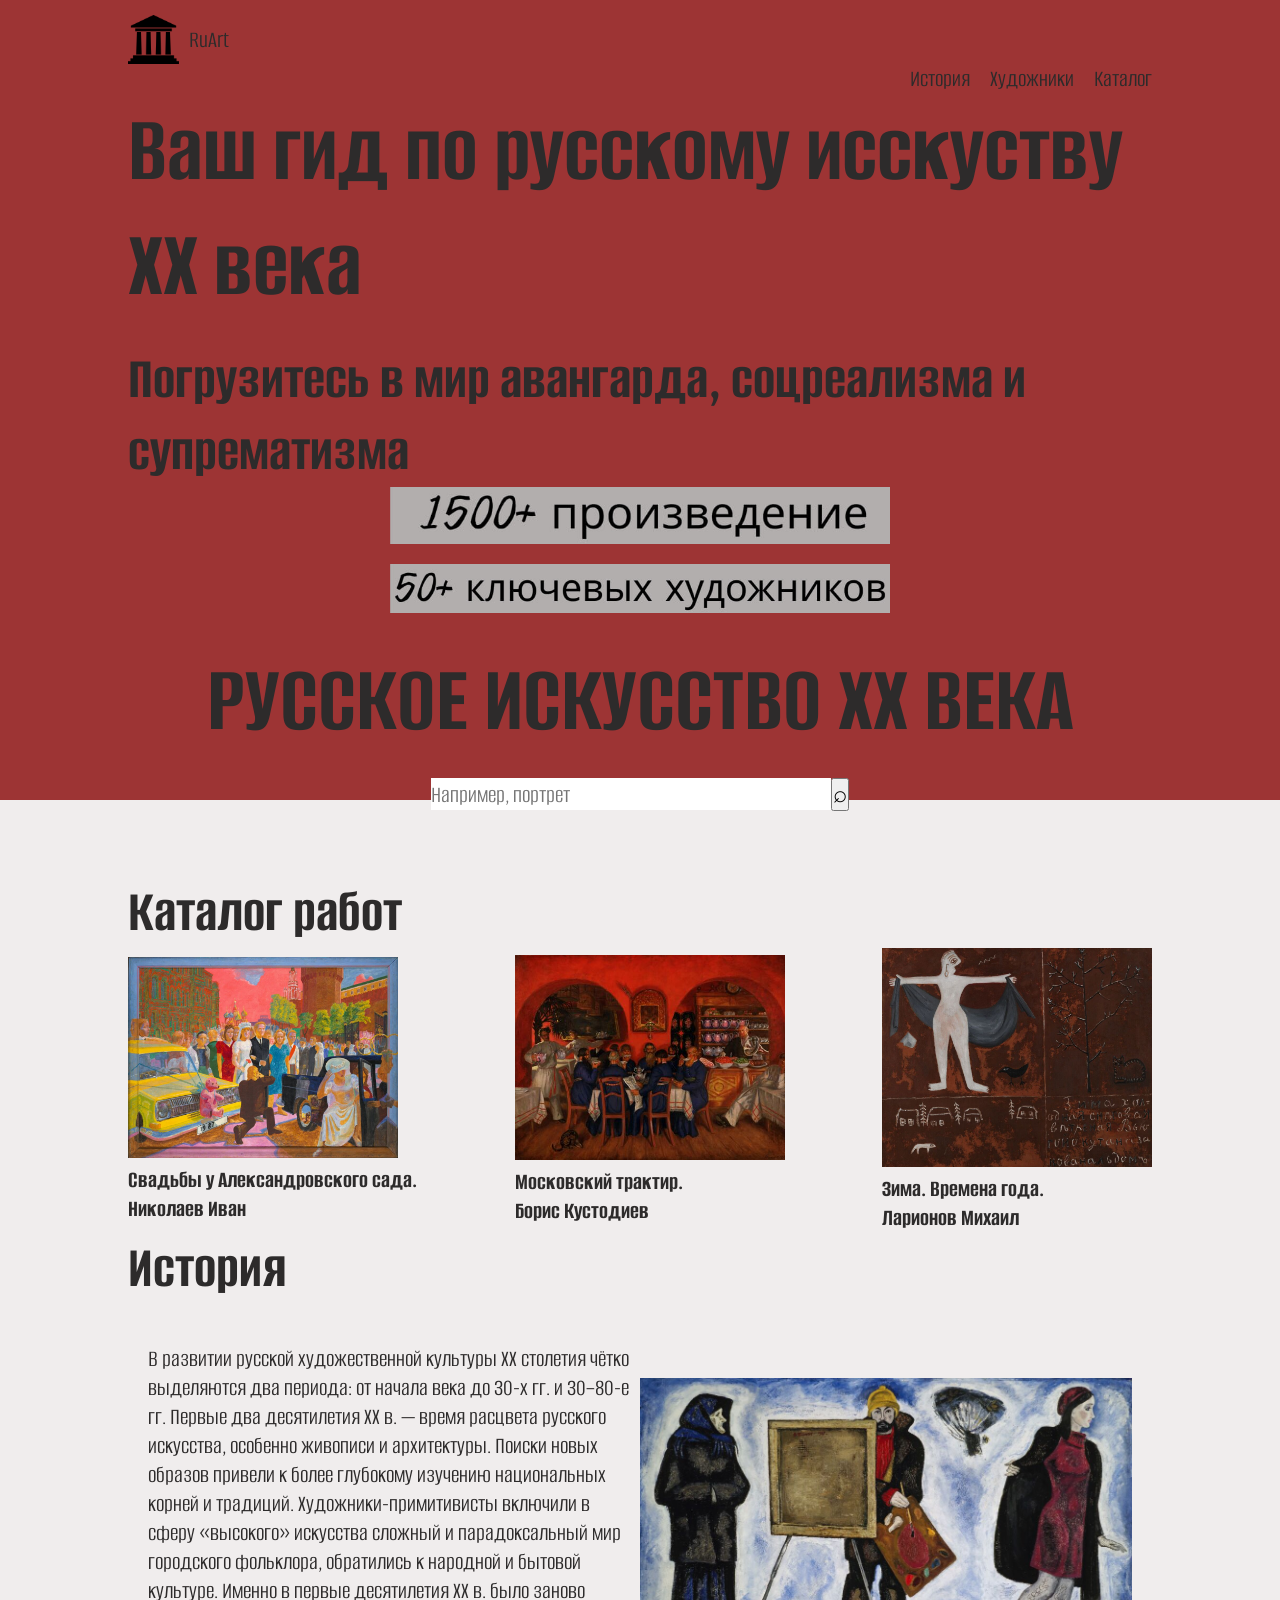
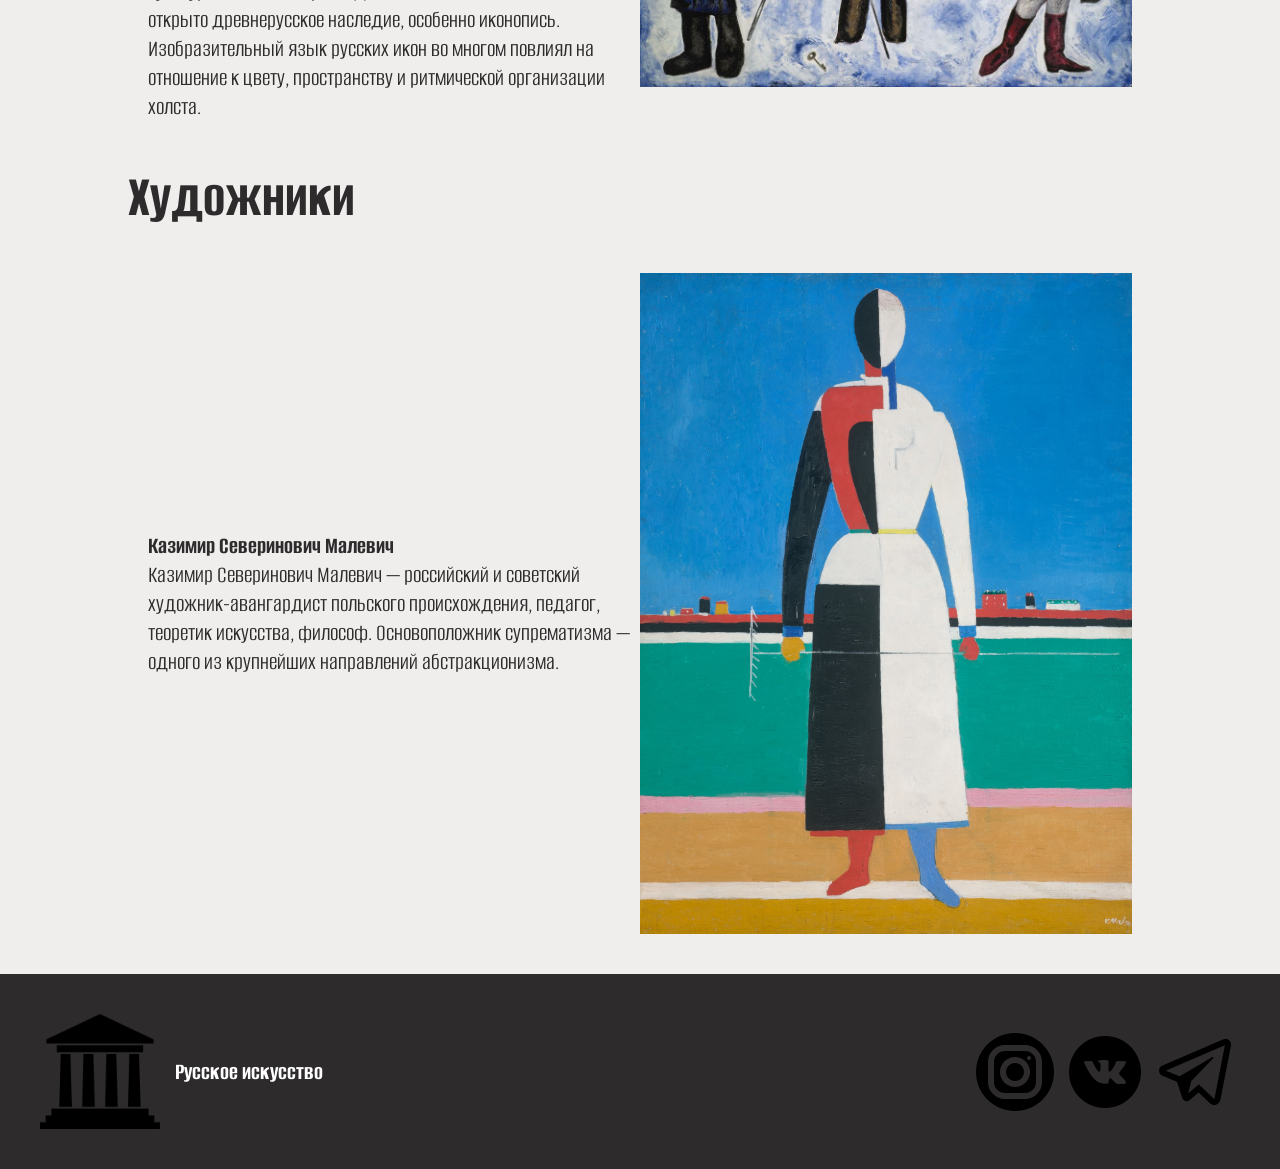
<file: index.html>
<!DOCTYPE html>
<html lang="en">
<head>
    <meta charset="UTF-8">
    <meta name="viewport" content="width=device-width, initial-scale=1.0">
    <link rel="preconnect" href="https://fonts.googleapis.com">
    <link rel="preconnect" href="https://fonts.gstatic.com" crossorigin>
    <link href="https://fonts.googleapis.com/css2?family=Alumni+Sans:ital,wght@0,100..900;1,100..900&family=Inter:ital,opsz,wght@0,14..32,100..900;1,14..32,100..900&display=swap" rel="stylesheet">
    <link rel="stylesheet" type="text/css" href="style.css">
    <title>Document</title>
    <style>
        body {
            color: #2d2b2b;
            min-height: 100vh;
            background: linear-gradient(to bottom, 
            #9d3434 0%,
            #9d3434 800px,
            #f0eded 800px,
            #f0eded 100%);
}
.content {
    padding: 40px;
    color: white;
        }
    </style>
</head>
<body>
    <div class="container">
        <header>
            <div class="logo"> <img src="img/загаловок.png" width=5%>RuArt</div>
            <nav class="navigation">
                <ol>
                    <li><a href="#">История</a>
                    </li>
                            
                    <li><a href="huds.html">Художники</a>
                    </li>

                    <li><a href="#">Каталог</a>
                    </li>
                </ol>
            </nav>
        </header>

        <section>
            <div class="triflex">
                <h1>Ваш гид по русскому исскуству XX века</h1>
                <h2>Погрузитесь в мир авангарда, соцреализма и супрематизма</h2>
                <div class="pic">    
                    <img src="img/плашка1.jpg" width=500px>
                    <img src="img/плашка2.jpg" width=500px>
                </div>
                <div class="section1">
                   <h1>РУССКОЕ ИСКУССТВО ХХ ВЕКА</h1>
                </div>
                <div class="search-container">
                    <input type="text" placeholder="Например, портрет" class="search-input">
                </div>
                <button class="search-button">⌕</button>
            </div>
        </section>

        <section>
            <h2>Каталог работ</h2>
            <div class="twoflex">
                <article>
                    <img src="img/2.jpg" alt="" width=270px>
                    <h3>Свадьбы у Александровского сада.</h3>
                    <h3>Николаев Иван</h3>
                </article>
                
                <article>
                    <img src="img/1.jpg" alt="" width=270px>
                    <h3>Московский трактир.</h3>
                    <h3>Борис Кустодиев</h3>
                </article>

                <article>
                    <img src="img/3.jpg" alt="" width=270px>
                    <h3>Зима. Времена года.</h3>
                    <h3>Ларионов Михаил</h3>
                </article>
            </div>
        
            <h2>История</h2>
            <div class="container1">
                <p>В развитии русской художественной культуры XX столетия чётко выделяются два периода: от начала века до 30-х гг. и 30–80-е гг. Первые два десятилетия XX в. — время расцвета русского искусства, особенно живописи и архитектуры. Поиски новых образов привели к более глубокому изучению национальных корней и традиций. Художники-примитивисты включили в сферу «высокого» искусства сложный и парадоксальный мир городского фольклора, обратились к народной и бытовой культуре. Именно в первые десятилетия XX в. было заново открыто древнерусское наследие, особенно иконопись. Изобразительный язык русских икон во многом повлиял на отношение к цвету, пространству и ритмической организации холста.</p>
                <img src="img/5.jpg" width=50% alt="Описание фото">
            </div>
            <h2>Художники</h2>
            <div class="container1">
                <div class="text-hud">
                    <h3>Казимир Северинович Малевич</h3>
                    <p>Казимир Северинович Малевич — российский и советский художник-авангардист польского происхождения, педагог, теоретик искусства, философ. Основоположник супрематизма — одного из крупнейших направлений абстракционизма. </p>
                </div>
                <img src="img/4.png" width=50% alt="Описание фото">
            </div>
        </section>
    </div>

    <footer>
            <div class="sours">
                <img src="img/загаловок.png" alt="" width=10%>
                <div class="iskusstvo">
                    <h4>Русское искусство</h4>
                </div>
                <div class="sours1">
                    <img src="img/инст.png" alt="">
                    <img src="img/вк.png" alt="">
                    <img src="img/тг.png" alt="">
                </div>
            </div>
    </footer>
</body>
</html>
</file>
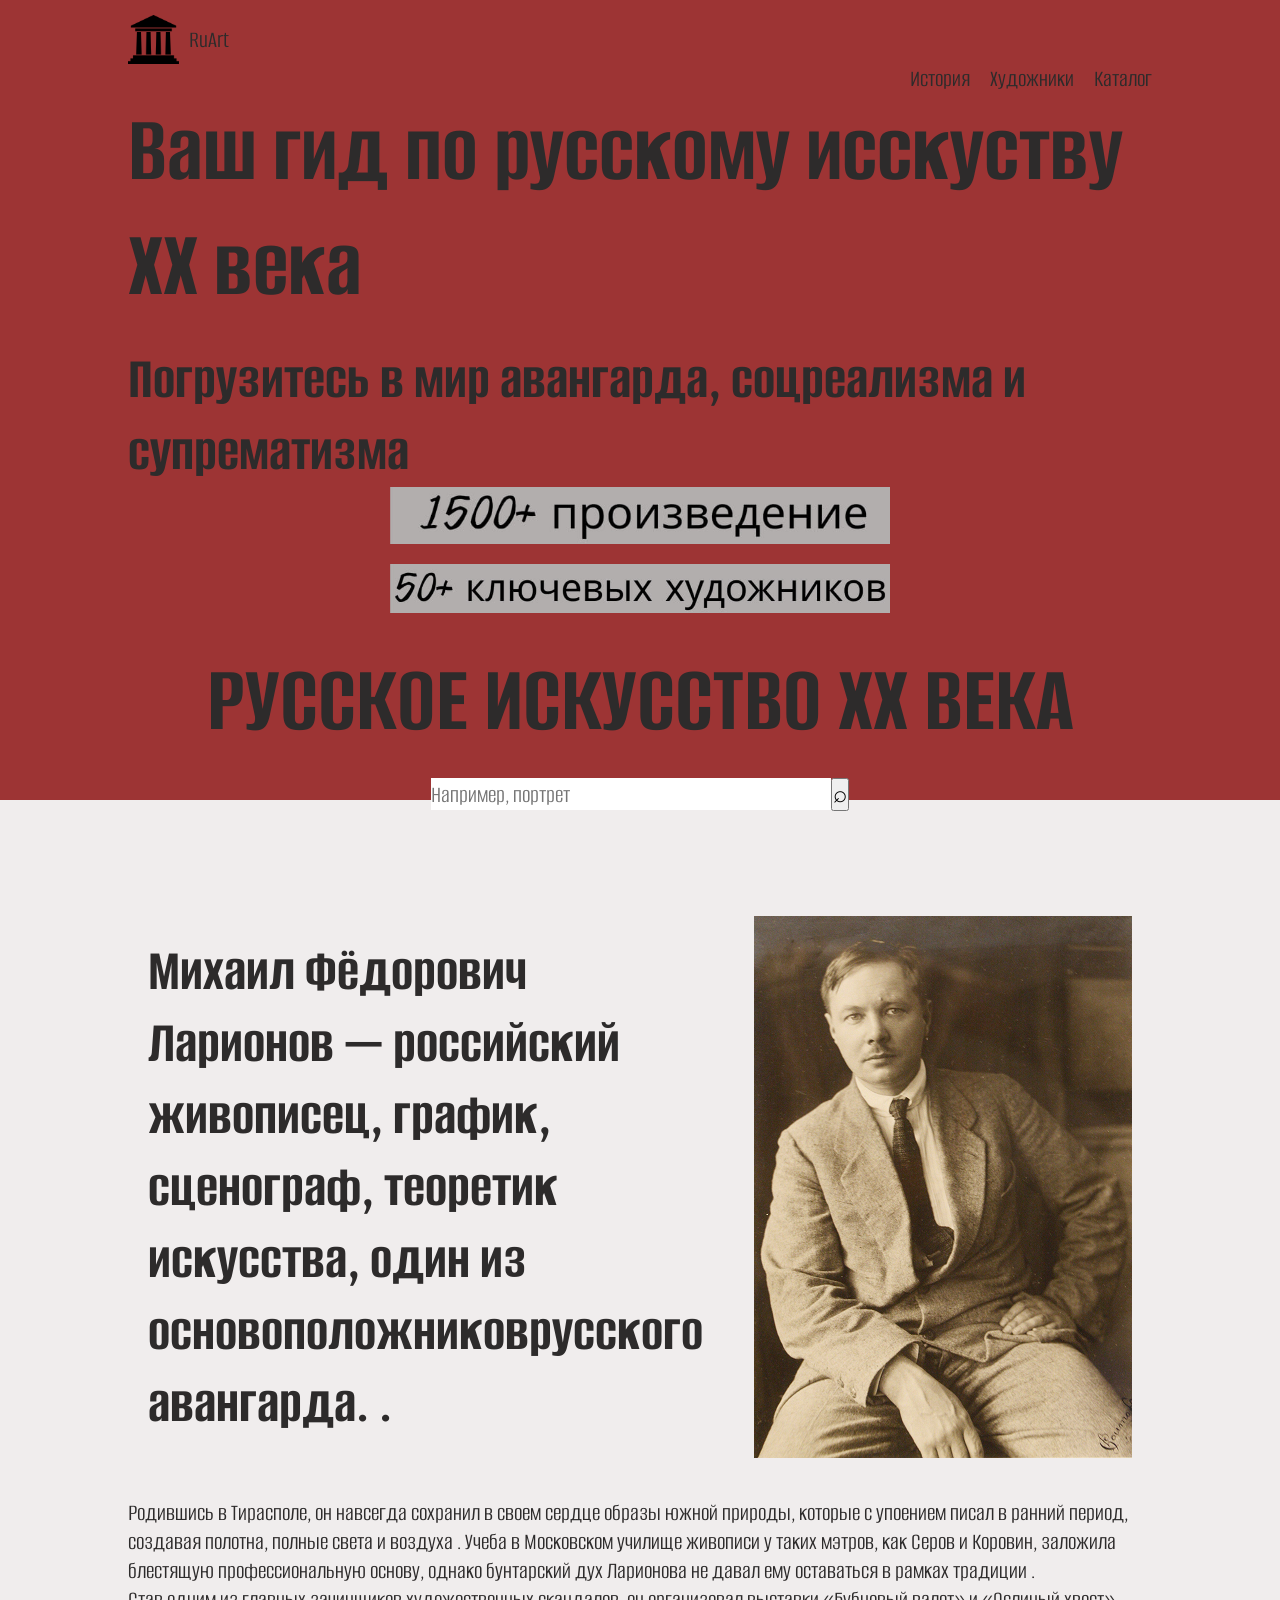
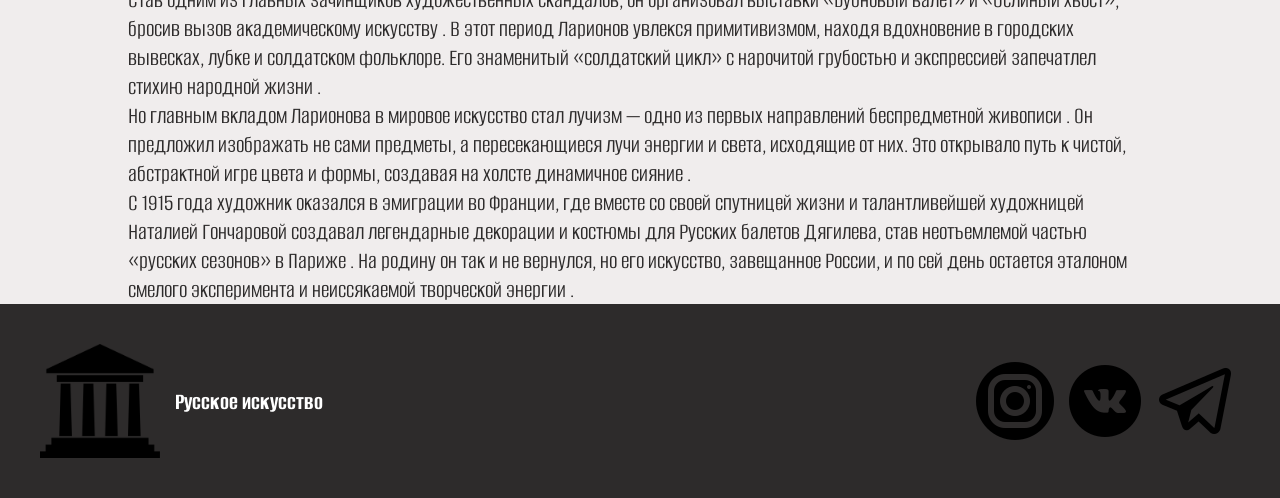
<file: huds.html>
<!DOCTYPE html>
<html lang="en">
<head>
    <meta charset="UTF-8">
    <meta name="viewport" content="width=device-width, initial-scale=1.0">
    <link rel="preconnect" href="https://fonts.googleapis.com">
    <link rel="preconnect" href="https://fonts.gstatic.com" crossorigin>
    <link href="https://fonts.googleapis.com/css2?family=Alumni+Sans:ital,wght@0,100..900;1,100..900&family=Inter:ital,opsz,wght@0,14..32,100..900;1,14..32,100..900&display=swap" rel="stylesheet">
    <link rel="stylesheet" type="text/css" href="style.css">
    <title>Document</title>
    <style>
        body {
            color: #2d2b2b;
            min-height: 100vh;
            background: linear-gradient(to bottom, 
            #9d3434 0%,
            #9d3434 800px,
            #f0eded 800px,
            #f0eded 100%);
}
.content {
    padding: 40px;
    color: white;
        }
    </style>
</head>
<body>
    <div class="container">
        <header>
            <div class="logo"> <img src="img/загаловок.png" width=5%> RuArt </div>
            <nav class="navigation" > 
                <ol>
                    <li><a href="#">История</a>
                    </li>
                            
                    <li><a href="#">Художники</a>
                    </li>

                    <li><a href="#">Каталог</a>
                    </li>
                </ol>
            </nav>
        </header>

        <section>
            <div class="triflex">
                <h1>Ваш гид по русскому исскуству XX века</h1>
                <h2>Погрузитесь в мир авангарда, соцреализма и супрематизма</h2>
                <div class="pic">    
                    <img src="img/плашка1.jpg" width=500px>
                    <img src="img/плашка2.jpg" width=500px>
                </div>
                <div class="section1">
                   <h1>РУССКОЕ ИСКУССТВО ХХ ВЕКА</h1>
                </div>
                <div class="search-container">
                    <input type="text" placeholder="Например, портрет" class="search-input">
                </div>
                <button class="search-button">⌕</button>
            </div>
        </section>
            <div class="container1">
                <h2>Михаил Фёдорович Ларионов — российский живописец, график, сценограф, теоретик искусства, один из основоположниковрусского авангарда. .</h2>
                <img src="img/5.png" width=50%>
            </div>
            <p>Родившись в Тирасполе, он навсегда сохранил в своем сердце образы южной природы, которые с упоением писал в ранний период, создавая полотна, полные света и воздуха . Учеба в Московском училище живописи у таких мэтров, как Серов и Коровин, заложила блестящую профессиональную основу, однако бунтарский дух Ларионова не давал ему оставаться в рамках традиции .</p>
            <p>Став одним из главных зачинщиков художественных скандалов, он организовал выставки «Бубновый валет» и «Ослиный хвост», бросив вызов академическому искусству . В этот период Ларионов увлекся примитивизмом, находя вдохновение в городских вывесках, лубке и солдатском фольклоре. Его знаменитый «солдатский цикл» с нарочитой грубостью и экспрессией запечатлел стихию народной жизни .</p>
            <p>Но главным вкладом Ларионова в мировое искусство стал лучизм — одно из первых направлений беспредметной живописи . Он предложил изображать не сами предметы, а пересекающиеся лучи энергии и света, исходящие от них. Это открывало путь к чистой, абстрактной игре цвета и формы, создавая на холсте динамичное сияние .</p>
            <p>С 1915 года художник оказался в эмиграции во Франции, где вместе со своей спутницей жизни и талантливейшей художницей Наталией Гончаровой создавал легендарные декорации и костюмы для Русских балетов Дягилева, став неотъемлемой частью «русских сезонов» в Париже . На родину он так и не вернулся, но его искусство, завещанное России, и по сей день остается эталоном смелого эксперимента и неиссякаемой творческой энергии .</p>
        </section>
    </div>

    <footer>
            <div class="sours">
                <img src="img/загаловок.png" alt="" width=10%>
                <div class="iskusstvo">
                    <h4>Русское искусство</h4>
                </div>
                <div class="sours1">
                    <img src="img/инст.png" alt="">
                    <img src="img/вк.png" alt="">
                    <img src="img/тг.png" alt="">
                </div>
            </div>
    </footer>
</body>
</html>
</file>
<file: style.css>
.alumni-sans-uniquifier> {
  font-family: "Alumni Sans", sans-serif;
  font-optical-sizing: auto;
  font-weight: 500;
  font-style: normal;
}

.inter-uniquifier> {
  font-family: "Inter", sans-serif;
  font-optical-sizing: auto;
  font-weight: 500;
  font-style: normal;
}


*{
    margin: 0;
    padding: 0;
    font-family: "Alumni Sans", sans-serif;
    font-size: 24px;
}

.container{
    width: 80%;
    margin: 0 auto;
}

h1{
      font-family: "Alumni Sans", sans-serif;
      font-size: 96px;
      margin-bottom: 20px;
}

h2{
    font-family: "Alumni Sans", sans-serif;
      font-size: 60px;
}

h3{
    font-family: "Alumni Sans", sans-serif;
      font-size: 24px;
}

ol{
    list-style-type: none;
    justify-content: right;
}

a{
    text-decoration: none;
    color: #2d2b2b;
}

.pic{
    display: grid;
    gap: 20px;
}
.section1{
    margin-top: 30px;
}
.search-input{
    justify-self: center;
    width: 400px;
    height: 32px;
    border: none;
}

.header{
    display: flex;
    flex-wrap: wrap;
    justify-content: space-between;
    align-items: center;
}

.navigation ol{
    display: flex;
    gap: 20px;
    justify-content: right;
}

.logo {
    display: flex;
    justify-content:left;
    align-items: center;
    gap: 10px;
    margin-top: 15px;
}

.links{
    display: flex;
    justify-content:right;
}

.one_flex{
    display: flex;
    justify-content: space-between;
    align-items: center;
    flex-wrap: wrap;
}

.twoflex{
    display: flex;
    justify-content: space-between;
    align-items: center;
    flex-wrap: wrap;
}

footer {
    background-color: #2d2b2b;
    padding: 40px; 
}

footer .container{
    display: flex;
    justify-content: space-between;
}
h4{
    font-family: "Alumni Sans", sans-serif;
    font-size: 24px;
    color: white;
    margin: 15px;
}
.triflex{
    display: flex;
    justify-content: center;
    align-items: center;
    flex-wrap: wrap;
    margin-bottom: 65px;

}
.sours1{
    display: flex;
    align-items: center;
    flex-wrap: wrap;
    justify-content:flex-end;
    margin-left: auto;
}

.sours{
    display: flex;
    justify-content: center;
    align-items: center;
}

.iskusstvo{
    display: flex;
    justify-self: left;
    flex-wrap: wrap;
}

.container1{
    display: flex;
    align-items: center;
    justify-content: space-between;
    max-width: 1200px;     
    margin: 0 auto;
    padding: 40px 20px;
}
</file>
